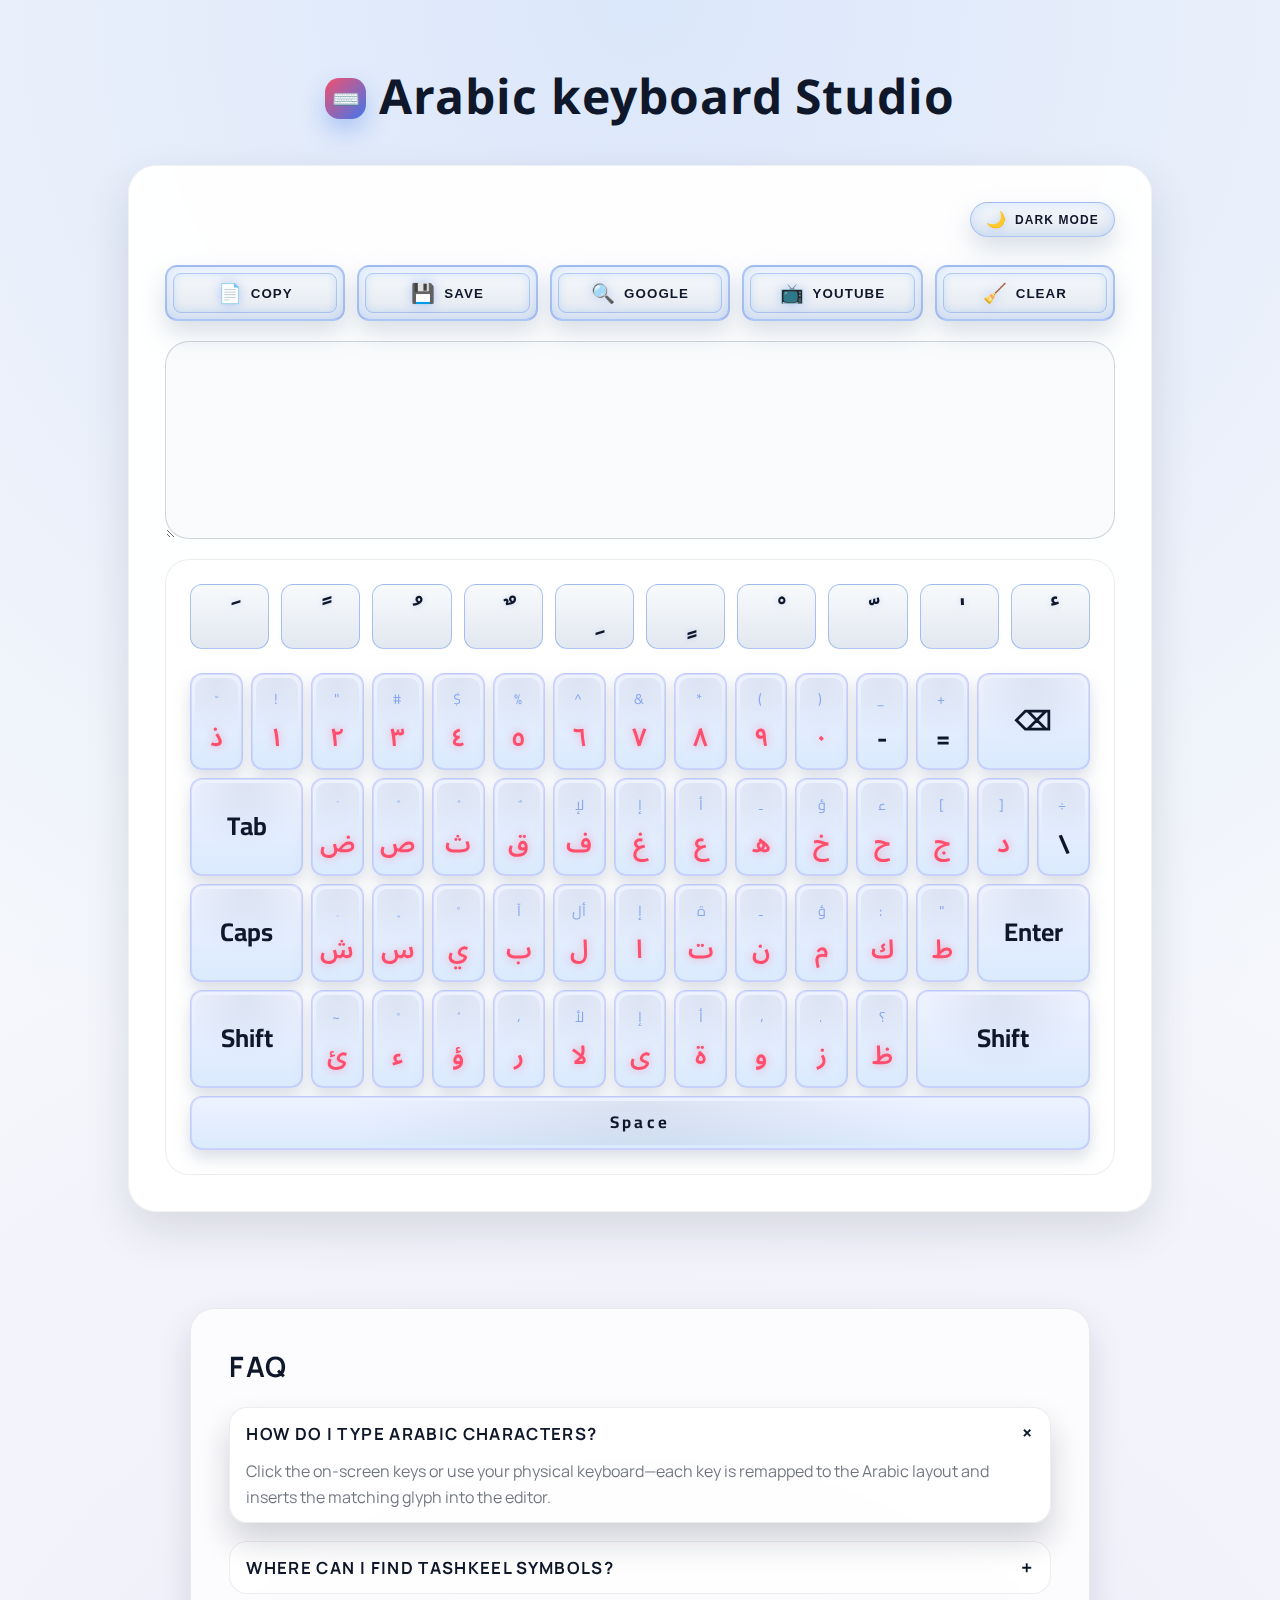
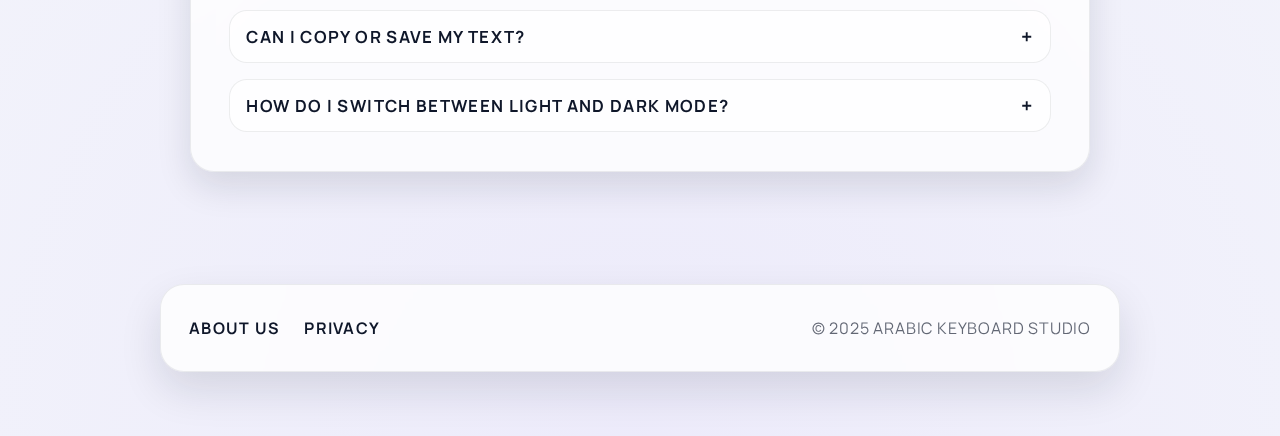
<file: index.html>
<!DOCTYPE html>
<html lang="en">
<head>
  <meta charset="UTF-8" />
  <meta name="viewport" content="width=device-width, initial-scale=1.0" />
  <title>Arabic keyboard Studio</title>
  <link rel="preconnect" href="https://fonts.googleapis.com" />
  <link rel="preconnect" href="https://fonts.gstatic.com" crossorigin />
  <link href="https://fonts.googleapis.com/css2?family=Cairo:wght@400;600&family=Manrope:wght@500;600&family=Noto+Sans+Arabic:wght@500;600&display=swap" rel="stylesheet" />
  <link rel="stylesheet" href="styles.css" />
</head>
<body>
  <header class="page-header" role="banner">
    <div class="page-header__brand">
      <span class="brand-mark" aria-hidden="true">⌨️</span>
      <h1>Arabic keyboard Studio</h1>
    </div>
  </header>

  <main class="editor" aria-label="Arabic composing workspace">
    <section class="editor__panel">
      <div class="panel__toolbar">
        <button id="theme-toggle" type="button" class="theme-toggle" aria-pressed="false">
          <span class="theme-toggle__icon" aria-hidden="true">🌙</span>
          <span class="theme-toggle__label">Dark Mode</span>
        </button>
      </div>
      <div class="editor__actions" role="group" aria-label="Primary actions">
        <button id="copy-text" type="button" class="action-button">
          <span class="action-button__icon" aria-hidden="true">📄</span>
          <span>Copy</span>
        </button>
        <button id="download-text" type="button" class="action-button">
          <span class="action-button__icon" aria-hidden="true">💾</span>
          <span>Save</span>
        </button>
        <button id="google-search" type="button" class="action-button">
          <span class="action-button__icon" aria-hidden="true">🔍</span>
          <span>Google</span>
        </button>
        <button id="youtube-search" type="button" class="action-button">
          <span class="action-button__icon" aria-hidden="true">📺</span>
          <span>Youtube</span>
        </button>
        <button id="clear-text" type="button" class="action-button">
          <span class="action-button__icon" aria-hidden="true">🧹</span>
          <span>Clear</span>
        </button>
      </div>

      <label for="arabic-text" class="sr-only">Arabic text editor</label>
      <textarea
        id="arabic-text"
        lang="ar"
        dir="rtl"
        placeholder="|"
        autocomplete="off"
        autocorrect="off"
        autocapitalize="off"
        spellcheck="false"
      ></textarea>

      <section class="keyboard-suite" aria-label="Arabic virtual keyboard">
        <div id="tashkeel-keys" class="tashkeel"></div>
        <section class="keyboard" id="keyboard" aria-label="Arabic keyboard layout"></section>
      </section>
    </section>
  </main>

  <div id="live-region" class="sr-only" role="status" aria-live="polite"></div>

  <section class="faq" aria-labelledby="faq-title">
    <div class="faq__inner">
      <h2 id="faq-title">FAQ</h2>
      <div class="faq__list">
        <details class="faq__item" open>
          <summary>How do I type Arabic characters?</summary>
          <p>Click the on-screen keys or use your physical keyboard&mdash;each key is remapped to the Arabic layout and inserts the matching glyph into the editor.</p>
        </details>
        <details class="faq__item">
          <summary>Where can I find tashkeel symbols?</summary>
          <p>The tashkeel palette above the keyboard holds common diacritics. Click any symbol to insert it at the current cursor position.</p>
        </details>
        <details class="faq__item">
          <summary>Can I copy or save my text?</summary>
          <p>Use the toolbar buttons to copy, clear, launch Google or YouTube searches, or download your text as a `.txt` file.</p>
        </details>
        <details class="faq__item">
          <summary>How do I switch between light and dark mode?</summary>
          <p>Tap the moon/sun toggle in the panel corner. The site remembers your choice for future visits.</p>
        </details>
      </div>
    </div>
  </section>

  <footer class="site-footer">
    <div class="site-footer__inner">
      <nav class="site-footer__links" aria-label="Secondary navigation">
        <a class="site-footer__link" href="about.html">About Us</a>
        <a class="site-footer__link" href="privacy.html">Privacy</a>
      </nav>
      <p class="site-footer__copyright">&copy; 2025 Arabic Keyboard Studio</p>
    </div>
  </footer>

  <script src="script.js" type="module"></script>
</body>
</html>
</file>
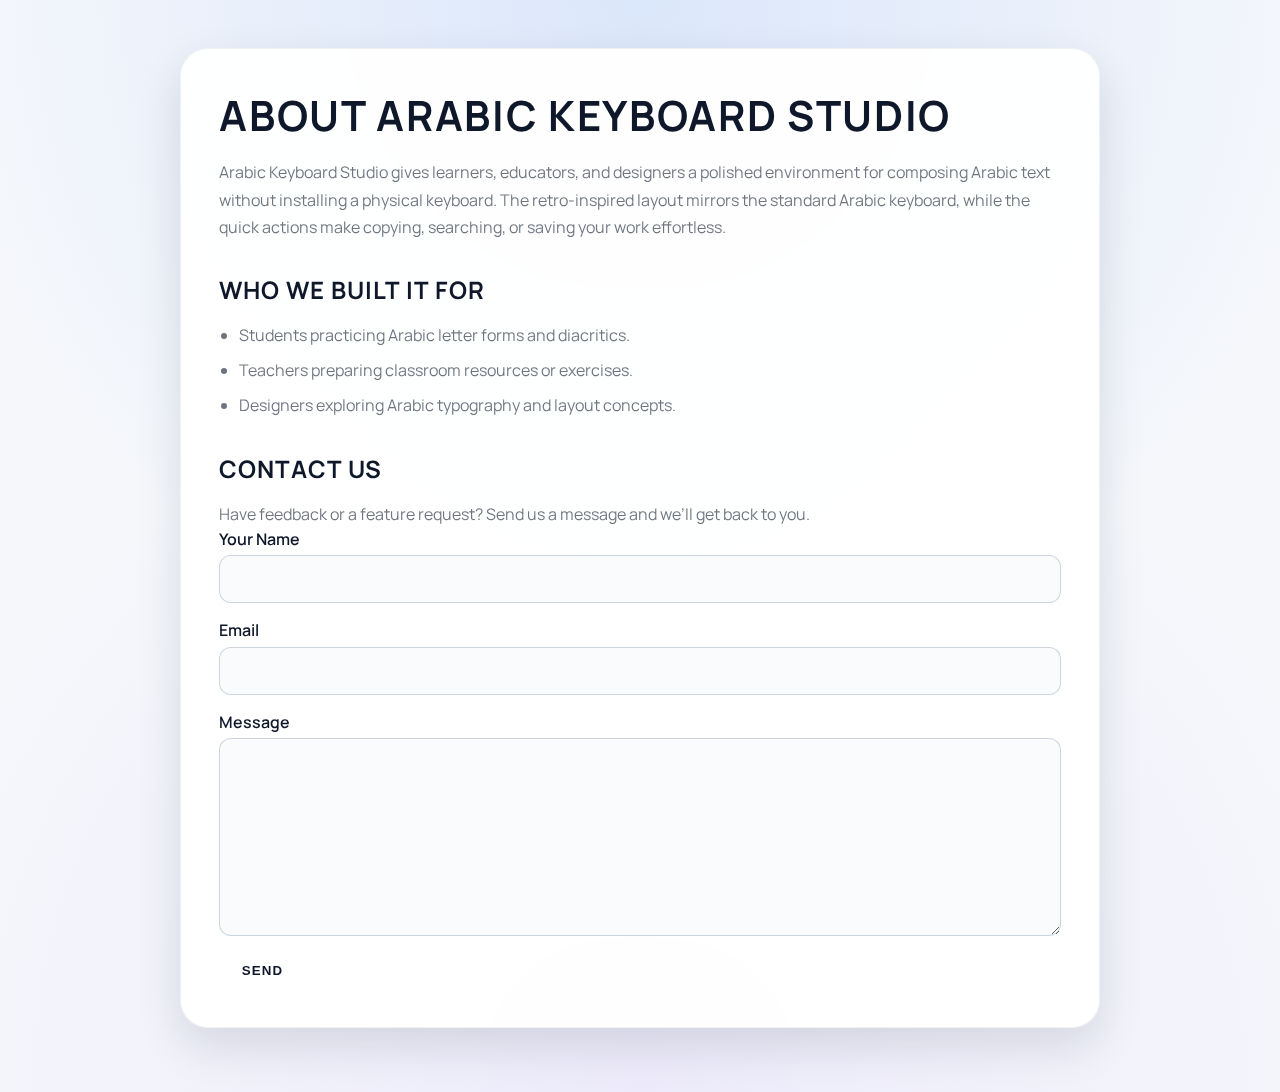
<file: about.html>
<!DOCTYPE html>
<html lang="en">
<head>
  <meta charset="UTF-8" />
  <meta name="viewport" content="width=device-width, initial-scale=1.0" />
  <title>About Arabic Keyboard Studio</title>
  <link rel="preconnect" href="https://fonts.googleapis.com" />
  <link rel="preconnect" href="https://fonts.gstatic.com" crossorigin />
  <link href="https://fonts.googleapis.com/css2?family=Manrope:wght@500;600&display=swap" rel="stylesheet" />
  <link rel="stylesheet" href="styles.css" />
</head>
<body class="info-page about-page">
  <main aria-labelledby="about-header">
    <header>
      <h1 id="about-header">About Arabic Keyboard Studio</h1>
      <p>
        Arabic Keyboard Studio gives learners, educators, and designers a polished environment for composing Arabic text
        without installing a physical keyboard. The retro-inspired layout mirrors the standard Arabic keyboard, while the
        quick actions make copying, searching, or saving your work effortless.
      </p>
    </header>

    <section aria-labelledby="mission-title">
      <h2 id="mission-title">Who We Built It For</h2>
      <ul>
        <li>Students practicing Arabic letter forms and diacritics.</li>
        <li>Teachers preparing classroom resources or exercises.</li>
        <li>Designers exploring Arabic typography and layout concepts.</li>
      </ul>
    </section>

    <section aria-labelledby="contact-title" class="contact-form">
      <h2 id="contact-title">Contact Us</h2>
      <p>Have feedback or a feature request? Send us a message and we’ll get back to you.</p>
      <form action="mailto:feedback@arabickeyboard.studio" method="post" enctype="text/plain">
        <label>
          Your Name
          <input type="text" name="name" required />
        </label>
        <label>
          Email
          <input type="email" name="email" required />
        </label>
        <label>
          Message
          <textarea name="message" rows="5" required></textarea>
        </label>
        <button type="submit">Send</button>
      </form>
    </section>
  </main>
  <script>
    (function () {
      const THEME_STORAGE_KEY = 'arabicKeyboardStudio:theme';
      let savedTheme = null;
      try {
        savedTheme = localStorage.getItem(THEME_STORAGE_KEY);
      } catch (error) {
        savedTheme = null;
      }
      const prefersDark = window.matchMedia && window.matchMedia('(prefers-color-scheme: dark)').matches;
      const isDark = savedTheme === 'dark' || (!savedTheme && prefersDark);
      document.body.classList.toggle('theme-dark', isDark);
    }());
  </script>
</body>
</html>
</file>
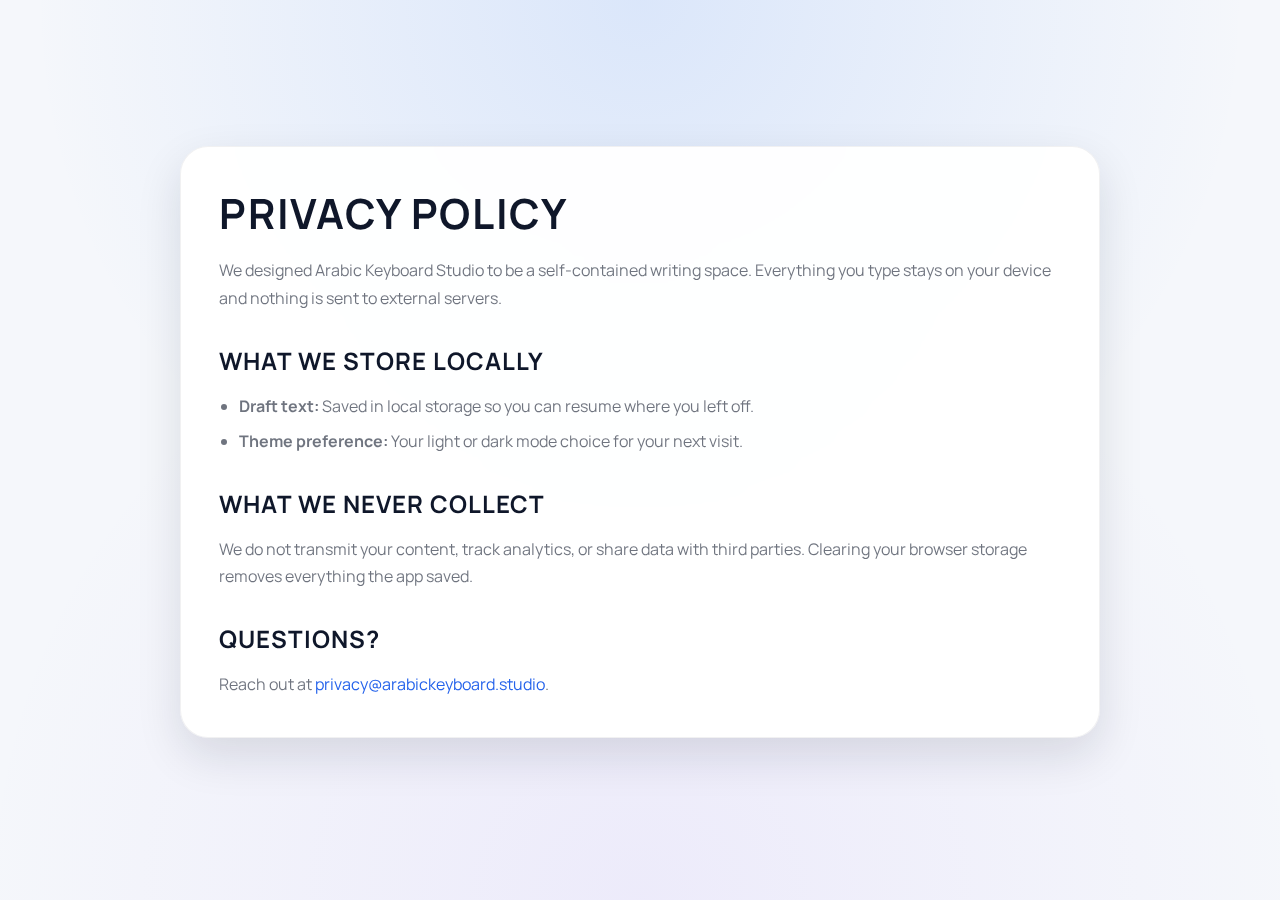
<file: privacy.html>
<!DOCTYPE html>
<html lang="en">
<head>
  <meta charset="UTF-8" />
  <meta name="viewport" content="width=device-width, initial-scale=1.0" />
  <title>Privacy • Arabic Keyboard Studio</title>
  <link rel="preconnect" href="https://fonts.googleapis.com" />
  <link rel="preconnect" href="https://fonts.gstatic.com" crossorigin />
  <link href="https://fonts.googleapis.com/css2?family=Manrope:wght@500;600&display=swap" rel="stylesheet" />
  <link rel="stylesheet" href="styles.css" />
</head>
<body class="info-page privacy-page">
  <main aria-labelledby="privacy-header">
    <header>
      <h1 id="privacy-header">Privacy Policy</h1>
      <p>
        We designed Arabic Keyboard Studio to be a self-contained writing space. Everything you type stays on your device
        and nothing is sent to external servers.
      </p>
    </header>

    <section aria-labelledby="storage-title">
      <h2 id="storage-title">What We Store Locally</h2>
      <ul>
        <li><strong>Draft text:</strong> Saved in local storage so you can resume where you left off.</li>
        <li><strong>Theme preference:</strong> Your light or dark mode choice for your next visit.</li>
      </ul>
    </section>

    <section aria-labelledby="no-collection-title">
      <h2 id="no-collection-title">What We Never Collect</h2>
      <p>
        We do not transmit your content, track analytics, or share data with third parties. Clearing your browser storage
        removes everything the app saved.
      </p>
    </section>

    <section aria-labelledby="privacy-contact">
      <h2 id="privacy-contact">Questions?</h2>
      <p>Reach out at <a href="mailto:privacy@arabickeyboard.studio">privacy@arabickeyboard.studio</a>.</p>
    </section>
  </main>
  <script>
    (function () {
      const THEME_STORAGE_KEY = 'arabicKeyboardStudio:theme';
      let savedTheme = null;
      try {
        savedTheme = localStorage.getItem(THEME_STORAGE_KEY);
      } catch (error) {
        savedTheme = null;
      }
      const prefersDark = window.matchMedia && window.matchMedia('(prefers-color-scheme: dark)').matches;
      const isDark = savedTheme === 'dark' || (!savedTheme && prefersDark);
      document.body.classList.toggle('theme-dark', isDark);
    }());
  </script>
</body>
</html>
</file>
<file: styles.css>
:root {
  color-scheme: light;
  --bg: #f5f7fb;
  --bg-gradient-top: rgba(59, 130, 246, 0.14);
  --bg-gradient-bottom: rgba(139, 92, 246, 0.08);
  --panel-bg: rgba(255, 255, 255, 0.95);
  --panel-border: rgba(15, 23, 42, 0.06);
  --panel-shadow: 0 18px 45px rgba(15, 23, 42, 0.12);
  --page-text: #0f172a;
  --panel-text: #0f172a;
  --panel-muted: rgba(15, 23, 42, 0.6);
  --button-bg: linear-gradient(180deg, #f8fafc, #e2e8f0);
  --button-border: rgba(37, 99, 235, 0.35);
  --button-border-strong: rgba(37, 99, 235, 0.55);
  --button-shadow: inset 0 0 14px rgba(96, 165, 250, 0.25), 0 12px 25px rgba(148, 163, 184, 0.35);
  --button-shadow-hover: inset 0 0 18px rgba(96, 165, 250, 0.35), 0 16px 32px rgba(148, 163, 184, 0.4);
  --button-text: #0f172a;
  --button-icon: #2563eb;
  --textarea-bg: rgba(248, 250, 252, 0.85);
  --textarea-border: rgba(148, 163, 184, 0.45);
  --textarea-focus: rgba(37, 99, 235, 0.45);
  --textarea-focus-ring: rgba(37, 99, 235, 0.18);
  --textarea-placeholder: rgba(15, 23, 42, 0.45);
  --keyboard-bg: rgba(255, 255, 255, 0.7);
  --keyboard-border: rgba(15, 23, 42, 0.08);
  --key-bg: linear-gradient(180deg, #eef2ff, #dbeafe);
  --key-border: rgba(99, 102, 241, 0.25);
  --key-shadow: inset 0 0 0 1px rgba(129, 140, 248, 0.22), 0 8px 16px rgba(148, 163, 184, 0.35);
  --key-highlight: rgba(148, 163, 184, 0.32);
  --key-pressed-bg: linear-gradient(180deg, #dbe3fb, #c7d4fa);
  --key-pressed-border: rgba(37, 99, 235, 0.45);
  --key-text: #0f172a;
  --key-shift: rgba(37, 99, 235, 0.8);
  --space-text: #0f172a;
  --accent-red: #ff4d6d;
  --key-pressed-shadow: inset 0 0 0 1px rgba(37, 99, 235, 0.2), 0 4px 12px rgba(37, 99, 235, 0.15);
  font-family: 'Manrope', system-ui, -apple-system, BlinkMacSystemFont, 'Segoe UI', sans-serif;
}

.theme-dark {
  color-scheme: dark;
  --bg: #0f172a;
  --bg-gradient-top: rgba(14, 165, 233, 0.18);
  --bg-gradient-bottom: rgba(244, 114, 182, 0.15);
  --panel-bg: rgba(15, 23, 42, 0.75);
  --panel-border: rgba(255, 255, 255, 0.08);
  --panel-shadow: 0 18px 45px rgba(15, 23, 42, 0.35);
  --page-text: #f8fafc;
  --panel-text: #f8fafc;
  --panel-muted: rgba(173, 216, 255, 0.65);
  --button-bg: linear-gradient(180deg, rgba(16, 28, 48, 0.92), rgba(8, 13, 24, 0.96));
  --button-border: rgba(120, 226, 255, 0.6);
  --button-border-strong: rgba(163, 245, 255, 0.95);
  --button-shadow: inset 0 0 14px rgba(120, 226, 255, 0.2), 0 12px 25px rgba(0, 0, 0, 0.45);
  --button-shadow-hover: inset 0 0 18px rgba(163, 245, 255, 0.35), 0 16px 32px rgba(0, 0, 0, 0.55);
  --button-text: #e6faff;
  --button-icon: #78e2ff;
  --textarea-bg: rgba(248, 250, 252, 0.15);
  --textarea-border: rgba(248, 250, 252, 0.15);
  --textarea-focus: rgba(14, 165, 233, 0.5);
  --textarea-focus-ring: rgba(14, 165, 233, 0.18);
  --textarea-placeholder: rgba(248, 250, 252, 0.65);
  --keyboard-bg: rgba(15, 23, 42, 0.55);
  --keyboard-border: rgba(248, 250, 252, 0.08);
  --key-bg: linear-gradient(180deg, rgba(9, 15, 26, 0.95), rgba(27, 32, 47, 0.9));
  --key-border: rgba(120, 226, 255, 0.15);
  --key-shadow: inset 0 0 0 1px rgba(120, 226, 255, 0.08), 0 8px 16px rgba(0, 0, 0, 0.45);
  --key-highlight: rgba(120, 226, 255, 0.22);
  --key-pressed-bg: linear-gradient(180deg, rgba(20, 34, 58, 0.95), rgba(10, 18, 34, 0.98));
  --key-pressed-border: rgba(163, 245, 255, 0.4);
  --key-text: #f8fafc;
  --key-shift: rgba(120, 226, 255, 0.8);
  --space-text: #f8fafc;
  --accent-red: #ff4d6d;
  --key-pressed-shadow: inset 0 0 0 1px rgba(163, 245, 255, 0.3), 0 4px 12px rgba(163, 245, 255, 0.22);
}

* {
  box-sizing: border-box;
}

body {
  margin: 0;
  min-height: 100vh;
  background: radial-gradient(circle at top, var(--bg-gradient-top), transparent 55%),
    radial-gradient(circle at bottom, var(--bg-gradient-bottom), transparent 60%),
    var(--bg);
  color: var(--page-text);
  display: flex;
  flex-direction: column;
  align-items: stretch;
  font-family: 'Manrope', system-ui, -apple-system, BlinkMacSystemFont, 'Segoe UI', sans-serif;
}

.info-page {
  min-height: 100vh;
  background: radial-gradient(circle at top, var(--bg-gradient-top), transparent 55%),
    radial-gradient(circle at bottom, var(--bg-gradient-bottom), transparent 60%),
    var(--bg);
  color: var(--page-text);
  display: flex;
  justify-content: center;
  align-items: center;
  padding: 3rem 1.5rem 4rem;
}

.info-page main {
  width: min(920px, 100%);
  background: var(--panel-bg);
  border-radius: 28px;
  border: 1px solid var(--panel-border);
  box-shadow: var(--panel-shadow);
  backdrop-filter: blur(14px);
  padding: clamp(1.75rem, 3vw, 2.5rem);
  display: grid;
  gap: 2rem;
}

.info-page h1,
.info-page h2 {
  margin: 0 0 1rem;
  font-family: 'Manrope', system-ui, -apple-system, BlinkMacSystemFont, 'Segoe UI', sans-serif;
  letter-spacing: 0.04em;
  text-transform: uppercase;
}

.info-page h1 {
  font-size: clamp(2rem, 4vw, 2.6rem);
}

.info-page h2 {
  font-size: clamp(1.2rem, 3vw, 1.5rem);
}

.info-page p,
.info-page ul,
.info-page li {
  margin: 0;
  line-height: 1.7;
  color: var(--panel-muted);
}

.info-page ul {
  padding: 0 1.25rem;
  display: grid;
  gap: 0.5rem;
}

.info-page a {
  color: var(--button-icon);
  text-decoration: none;
}

.info-page a:hover,
.info-page a:focus-visible {
  text-decoration: underline;
}

.contact-form form {
  display: grid;
  gap: 1rem;
}

.contact-form label {
  display: grid;
  gap: 0.35rem;
  font-weight: 600;
  color: var(--page-text);
}

.contact-form input,
.contact-form textarea {
  border-radius: 12px;
  border: 1px solid var(--textarea-border);
  background: var(--textarea-bg);
  padding: 0.75rem 1rem;
  font-family: 'Noto Sans Arabic', 'Cairo', 'Manrope', sans-serif;
  font-size: 1rem;
  color: var(--panel-text);
}

.contact-form input:focus,
.contact-form textarea:focus {
  outline: none;
  border-color: var(--textarea-focus);
  box-shadow: 0 0 0 4px var(--textarea-focus-ring);
}

.contact-form button {
  justify-self: start;
  padding: 0.65rem 1.4rem;
  border-radius: 999px;
  border: none;
  background: linear-gradient(135deg, var(--accent), var(--accent-dark));
  color: var(--text-inverse);
  font-weight: 700;
  letter-spacing: 0.08em;
  text-transform: uppercase;
  cursor: pointer;
  transition: transform 0.15s ease, box-shadow 0.15s ease;
}

.contact-form button:hover,
.contact-form button:focus-visible {
  transform: translateY(-2px);
  box-shadow: 0 16px 32px rgba(14, 165, 233, 0.35);
  outline: none;
}

.theme-dark .info-page main {
  background: rgba(15, 23, 42, 0.75);
  border-color: rgba(255, 255, 255, 0.08);
  box-shadow: 0 18px 42px rgba(0, 0, 0, 0.55);
}

.theme-dark .info-page p,
.theme-dark .info-page ul,
.theme-dark .info-page li {
  color: rgba(208, 227, 255, 0.8);
}

.page-header {
  padding: 3rem 1.5rem 1rem;
  text-align: center;
}

.page-header__brand {
  display: inline-flex;
  align-items: center;
  gap: 0.8rem;
  justify-content: center;
}

.brand-mark {
  display: inline-flex;
  align-items: center;
  justify-content: center;
  width: 2.6rem;
  height: 2.6rem;
  border-radius: 0.9rem;
  background: linear-gradient(135deg, rgba(244, 63, 94, 0.9), rgba(37, 99, 235, 0.85));
  box-shadow: 0 12px 24px rgba(37, 99, 235, 0.28);
  font-size: 1.4rem;
  color: #fff;
}

.page-header h1 {
  margin: 0;
  font-family: 'Noto Sans Arabic', 'Cairo', 'Manrope', sans-serif;
  font-weight: 700;
  font-size: clamp(2.25rem, 5vw, 3rem);
  letter-spacing: 0.02em;
}

.editor {
  flex: 1;
  display: flex;
  justify-content: center;
  padding: 0 1.5rem 3rem;
}

.editor__panel {
  width: min(1024px, 100%);
  background: var(--panel-bg);
  backdrop-filter: blur(18px);
  border-radius: 28px;
  padding: clamp(1.5rem, 2vw + 0.75rem, 2.25rem);
  border: 1px solid var(--panel-border);
  box-shadow: var(--panel-shadow);
  display: flex;
  flex-direction: column;
  gap: 1.25rem;
  color: var(--panel-text);
}

.panel__toolbar {
  display: flex;
  justify-content: flex-end;
  align-items: center;
  margin-bottom: 0.5rem;
}

.theme-toggle {
  display: inline-flex;
  align-items: center;
  gap: 0.5rem;
  padding: 0.45rem 0.95rem;
  border-radius: 999px;
  border: 1px solid var(--button-border);
  background: var(--button-bg);
  color: var(--button-text);
  font-weight: 700;
  letter-spacing: 0.09em;
  text-transform: uppercase;
  font-size: 0.75rem;
  cursor: pointer;
  transition: transform 0.18s ease, border-color 0.18s ease, box-shadow 0.18s ease;
  box-shadow: var(--button-shadow);
}

.theme-toggle:hover,
.theme-toggle:focus-visible {
  transform: translateY(-1px);
  border-color: var(--button-border-strong);
  box-shadow: var(--button-shadow-hover);
  outline: none;
}

.theme-toggle__icon {
  font-size: 1rem;
  color: var(--button-icon);
  filter: drop-shadow(0 0 4px rgba(37, 99, 235, 0.25));
}

.editor__actions {
  display: grid;
  grid-template-columns: repeat(5, minmax(0, 1fr));
  gap: 0.75rem;
}

.action-button {
  position: relative;
  display: flex;
  align-items: center;
  justify-content: center;
  gap: 0.5rem;
  padding: 0.9rem 1.5rem;
  border-radius: 12px;
  border: 2px solid var(--button-border);
  background: var(--button-bg);
  color: var(--button-text);
  font-weight: 700;
  letter-spacing: 0.08em;
  text-transform: uppercase;
  cursor: pointer;
  transition: transform 0.15s ease, box-shadow 0.15s ease, border-color 0.15s ease, color 0.15s ease;
  box-shadow: var(--button-shadow);
}

.action-button::before {
  content: '';
  position: absolute;
  inset: 6px;
  border-radius: 8px;
  border: 1px solid var(--button-border);
  box-shadow: inset 0 0 10px rgba(96, 165, 250, 0.2);
  opacity: 0.85;
  pointer-events: none;
}

.action-button:hover,
.action-button:focus-visible {
  transform: translateY(-2px);
  border-color: var(--button-border-strong);
  color: var(--button-text);
  box-shadow: var(--button-shadow-hover);
  outline: none;
}

.action-button__icon {
  font-size: 1.2rem;
  display: inline-flex;
  align-items: center;
  justify-content: center;
  color: var(--button-icon);
  filter: drop-shadow(0 0 6px rgba(37, 99, 235, 0.3));
}

textarea {
  min-height: clamp(160px, 22vh, 220px);
  width: 100%;
  border-radius: 24px;
  border: 1px solid var(--textarea-border);
  background: var(--textarea-bg);
  color: var(--panel-text);
  font-family: 'Noto Sans Arabic', 'Cairo', 'Manrope', sans-serif;
  font-size: 1.4rem;
  line-height: 1.8;
  padding: 1.5rem;
  resize: vertical;
  transition: border-color 0.2s ease, box-shadow 0.2s ease;
}

textarea:focus {
  outline: none;
  border-color: var(--textarea-focus);
  box-shadow: 0 0 0 4px var(--textarea-focus-ring);
}

textarea::placeholder {
  color: var(--textarea-placeholder);
}

.keyboard-suite {
  display: grid;
  gap: 1.5rem;
  background: var(--keyboard-bg);
  border-radius: 24px;
  padding: 1.5rem;
  border: 1px solid var(--keyboard-border);
}

.tashkeel__header {
  display: flex;
  align-items: center;
  justify-content: space-between;
  gap: 1rem;
}

.tashkeel__header h3 {
  margin: 0;
  font-family: 'Cairo', sans-serif;
  font-size: 1.25rem;
  font-weight: 600;
}

.ghost-button {
  padding: 0.4rem 0.85rem;
  border-radius: 999px;
  border: 1px solid var(--button-border);
  background: transparent;
  color: var(--panel-text);
  cursor: pointer;
  font-size: 0.9rem;
}

.ghost-button:hover,
.ghost-button:focus-visible {
  border-color: var(--button-border-strong);
  outline: none;
}

.tashkeel {
  display: grid;
  grid-template-columns: repeat(auto-fit, minmax(48px, 1fr));
  gap: 0.75rem;
}

.tashkeel button {
  padding: 0.75rem;
  border-radius: 12px;
  border: 1px solid var(--button-border);
  background: var(--button-bg);
  color: var(--panel-text);
  font-size: 2.4rem;
  line-height: 1;
  display: flex;
  align-items: center;
  justify-content: center;
  text-shadow: 0 0 6px rgba(37, 99, 235, 0.2);
  font-family: 'Noto Sans Arabic', 'Cairo', sans-serif;
  font-weight: 600;
  cursor: pointer;
  transition: transform 0.15s ease, background 0.15s ease, border-color 0.15s ease, box-shadow 0.15s ease, color 0.15s ease;
}

.tashkeel button:hover,
.tashkeel button:focus-visible {
  transform: translateY(-2px);
  border-color: var(--button-border-strong);
  background: var(--button-bg);
  box-shadow: var(--button-shadow-hover);
  outline: none;
}

.keyboard {
  display: grid;
  gap: 0.5rem;
}

.keyboard__row {
  display: grid;
  grid-template-columns: repeat(15, minmax(0, 1fr));
  gap: 0.5rem;
}

.key {
  position: relative;
  border-radius: 12px;
  padding: 0.75rem;
  border: 1px solid var(--key-border);
  background: var(--key-bg);
  color: var(--key-text);
  font-family: 'Cairo', sans-serif;
  font-size: 1.1rem;
  cursor: pointer;
  transition: transform 0.12s ease, background 0.12s ease, box-shadow 0.12s ease, border-color 0.12s ease;
  box-shadow: var(--key-shadow);
}

.key::before {
  content: '';
  position: absolute;
  inset: 4px;
  border-radius: 10px;
  background: radial-gradient(circle at top, var(--key-highlight), transparent 65%);
  opacity: 0.6;
  pointer-events: none;
  transition: opacity 0.12s ease;
}

.key[data-role="character"] {
  box-shadow: var(--key-shadow);
}

.key:active,
.key.active {
  transform: translateY(2px);
  border-color: var(--key-pressed-border);
  background: var(--key-pressed-bg);
  box-shadow: var(--key-pressed-shadow);
}

.key:active::before,
.key.active::before {
  opacity: 0.85;
}

.key__legend {
  position: relative;
  display: flex;
  flex-direction: column;
  align-items: center;
  justify-content: center;
  gap: 0.75rem;
  padding: 0.35rem 0;
  height: 100%;
}

.key__shift {
  order: 0;
  font-size: 0.9rem;
  opacity: 0.6;
  letter-spacing: 0.18em;
  text-transform: uppercase;
  color: var(--key-shift);
  transform: translateY(-2px);
  margin-top: -0.25rem;
}

.key__primary {
  order: 1;
  font-size: 1.6rem;
  font-weight: 700;
  line-height: 1;
}

.key__primary--arabic {
  color: var(--accent-red);
  text-shadow: 0 0 8px rgba(255, 77, 109, 0.45);
  font-family: 'Noto Sans Arabic', 'Cairo', sans-serif;
  font-weight: 600;
}

.key[data-role="space"] .key__legend {
  flex-direction: row;
  gap: 0.75rem;
}

.key[data-role="space"] .key__primary {
  font-size: 1.05rem;
  letter-spacing: 0.18em;
  color: var(--space-text);
}

.faq {
  padding: 3rem 1.5rem 4rem;
  background: transparent;
  color: var(--page-text);
}

.faq__inner {
  max-width: 900px;
  margin: 0 auto;
  background: rgba(255, 255, 255, 0.75);
  border: 1px solid rgba(15, 23, 42, 0.08);
  border-radius: 24px;
  box-shadow: 0 15px 35px rgba(15, 23, 42, 0.12);
  padding: clamp(1.75rem, 3vw, 2.5rem);
  backdrop-filter: blur(10px);
  transition: background 0.3s ease;
}

.theme-dark .faq__inner {
  background: rgba(15, 23, 42, 0.75);
  border-color: rgba(255, 255, 255, 0.08);
  box-shadow: 0 15px 35px rgba(15, 23, 42, 0.45);
}

.faq__inner h2 {
  margin-top: 0;
  font-family: 'Manrope', system-ui, -apple-system, BlinkMacSystemFont, 'Segoe UI', sans-serif;
  font-size: 1.75rem;
  letter-spacing: 0.04em;
  text-transform: uppercase;
  margin-bottom: 1.5rem;
}

.faq__list {
  display: grid;
  gap: 1rem;
}

.faq__item {
  border-radius: 18px;
  border: 1px solid rgba(15, 23, 42, 0.08);
  background: rgba(255, 255, 255, 0.75);
  padding: 0.75rem 1rem;
  transition: transform 0.15s ease, box-shadow 0.15s ease;
}

.theme-dark .faq__item {
  background: rgba(15, 23, 42, 0.75);
  border-color: rgba(255, 255, 255, 0.08);
}

.faq__item[open] {
  transform: translateY(-2px);
  box-shadow: 0 18px 32px rgba(15, 23, 42, 0.18);
}

.faq__item summary {
  display: flex;
  justify-content: space-between;
  align-items: center;
  cursor: pointer;
  list-style: none;
  font-weight: 700;
  font-size: 1.05rem;
  text-transform: uppercase;
  letter-spacing: 0.08em;
  color: var(--page-text);
}

.faq__item summary::-webkit-details-marker {
  display: none;
}

.faq__item summary::after {
  content: '+';
  font-size: 1.25rem;
  transition: transform 0.2s ease;
}

.faq__item[open] summary::after {
  transform: rotate(45deg);
}

.faq__item p {
  margin: 0.75rem 0 0;
  color: var(--panel-muted);
  line-height: 1.6;
}

.theme-dark .faq__item p {
  color: rgba(208, 227, 255, 0.8);
}

.site-footer {
  padding: 3rem 1.5rem 4rem;
  color: var(--page-text);
  background: transparent;
}

.site-footer__inner {
  max-width: 960px;
  margin: 0 auto;
  display: flex;
  align-items: center;
  justify-content: space-between;
  gap: 1.5rem;
  background: rgba(255, 255, 255, 0.78);
  border-radius: 24px;
  border: 1px solid rgba(15, 23, 42, 0.08);
  box-shadow: 0 18px 42px rgba(15, 23, 42, 0.12);
  padding: clamp(1.25rem, 2.5vw, 1.75rem);
  backdrop-filter: blur(10px);
}

.theme-dark .site-footer__inner {
  background: rgba(15, 23, 42, 0.78);
  border-color: rgba(255, 255, 255, 0.08);
  box-shadow: 0 18px 42px rgba(0, 0, 0, 0.55);
}

.site-footer__link {
  font-family: 'Manrope', system-ui, -apple-system, BlinkMacSystemFont, 'Segoe UI', sans-serif;
  font-weight: 700;
  letter-spacing: 0.08em;
  text-transform: uppercase;
  text-decoration: none;
  color: var(--page-text);
  padding: 0.25rem 0;
  transition: color 0.15s ease;
}

.site-footer__link:hover,
.site-footer__link:focus-visible {
  color: var(--button-icon);
  outline: none;
}

.theme-dark .site-footer__link {
  color: rgba(208, 227, 255, 0.8);
}

.theme-dark .site-footer__link:hover,
.theme-dark .site-footer__link:focus-visible {
  color: rgba(120, 226, 255, 0.9);
}

.sr-only {
  position: absolute;
  width: 1px;
  height: 1px;
  padding: 0;
  margin: -1px;
  overflow: hidden;
  clip: rect(0, 0, 0, 0);
  border: 0;
}

@media (max-width: 900px) {
  .editor__panel {
    padding: 1.75rem;
  }

  textarea {
    min-height: 280px;
    font-size: 1.2rem;
  }

  .keyboard__row {
    grid-template-columns: repeat(12, minmax(0, 1fr));
  }
}

@media (max-width: 640px) {
  body {
    background: linear-gradient(180deg, rgba(15, 23, 42, 0.92), rgba(15, 23, 42, 0.96));
  }

  .editor__panel {
    border-radius: 0;
    padding: 1.5rem 1rem 2rem;
    backdrop-filter: none;
    background: transparent;
    box-shadow: none;
  }

  .action-button {
    width: 100%;
  }

  .keyboard-suite {
    padding: 1.25rem;
  }

  .faq {
    padding: 2.5rem 1rem 3rem;
  }

  .faq__inner {
    border-radius: 18px;
    padding: 1.75rem;
  }
}

.site-footer__links {
  display: flex;
  gap: 1.5rem;
  flex-wrap: wrap;
}

.site-footer__copyright {
  margin: 0;
  font-family: 'Manrope', system-ui, -apple-system, BlinkMacSystemFont, 'Segoe UI', sans-serif;
  letter-spacing: 0.05em;
  text-transform: uppercase;
  color: rgba(15, 23, 42, 0.65);
}

.theme-dark .site-footer__copyright {
  color: rgba(208, 227, 255, 0.65);
}
</file>
